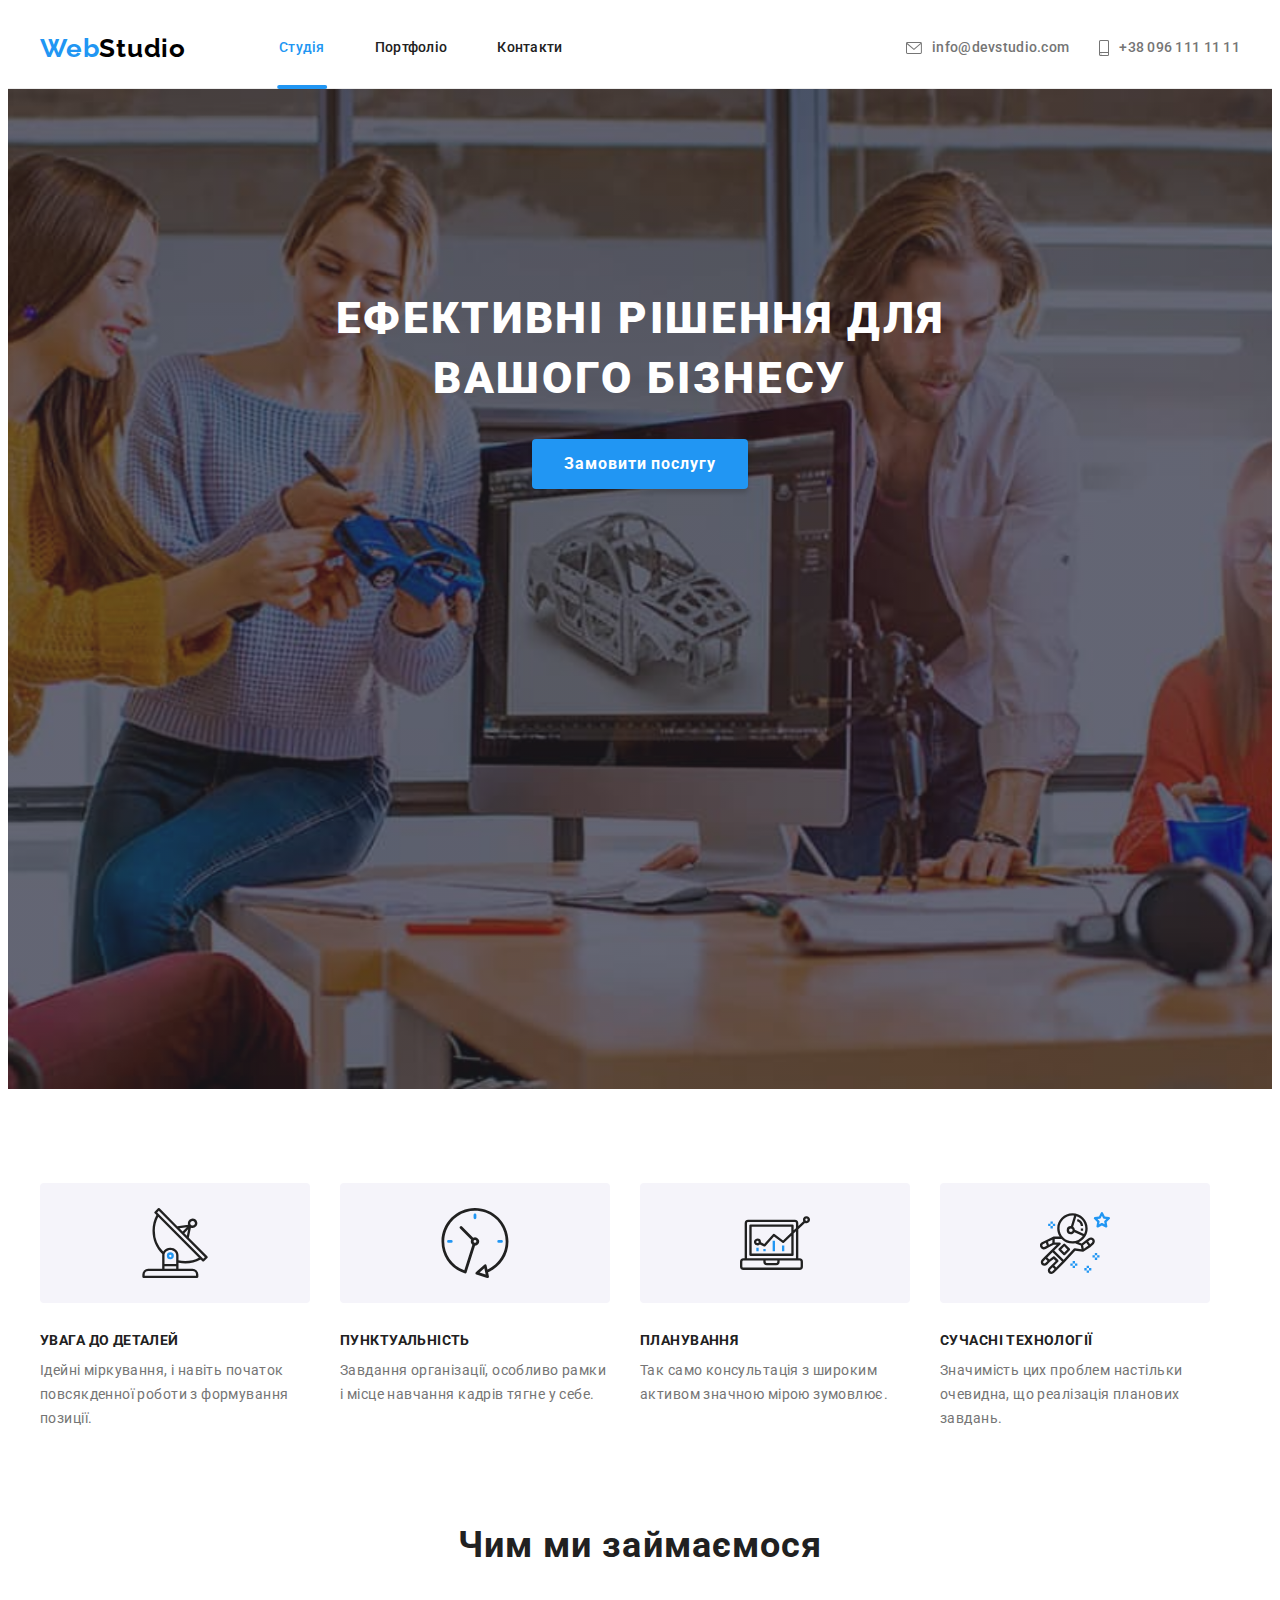
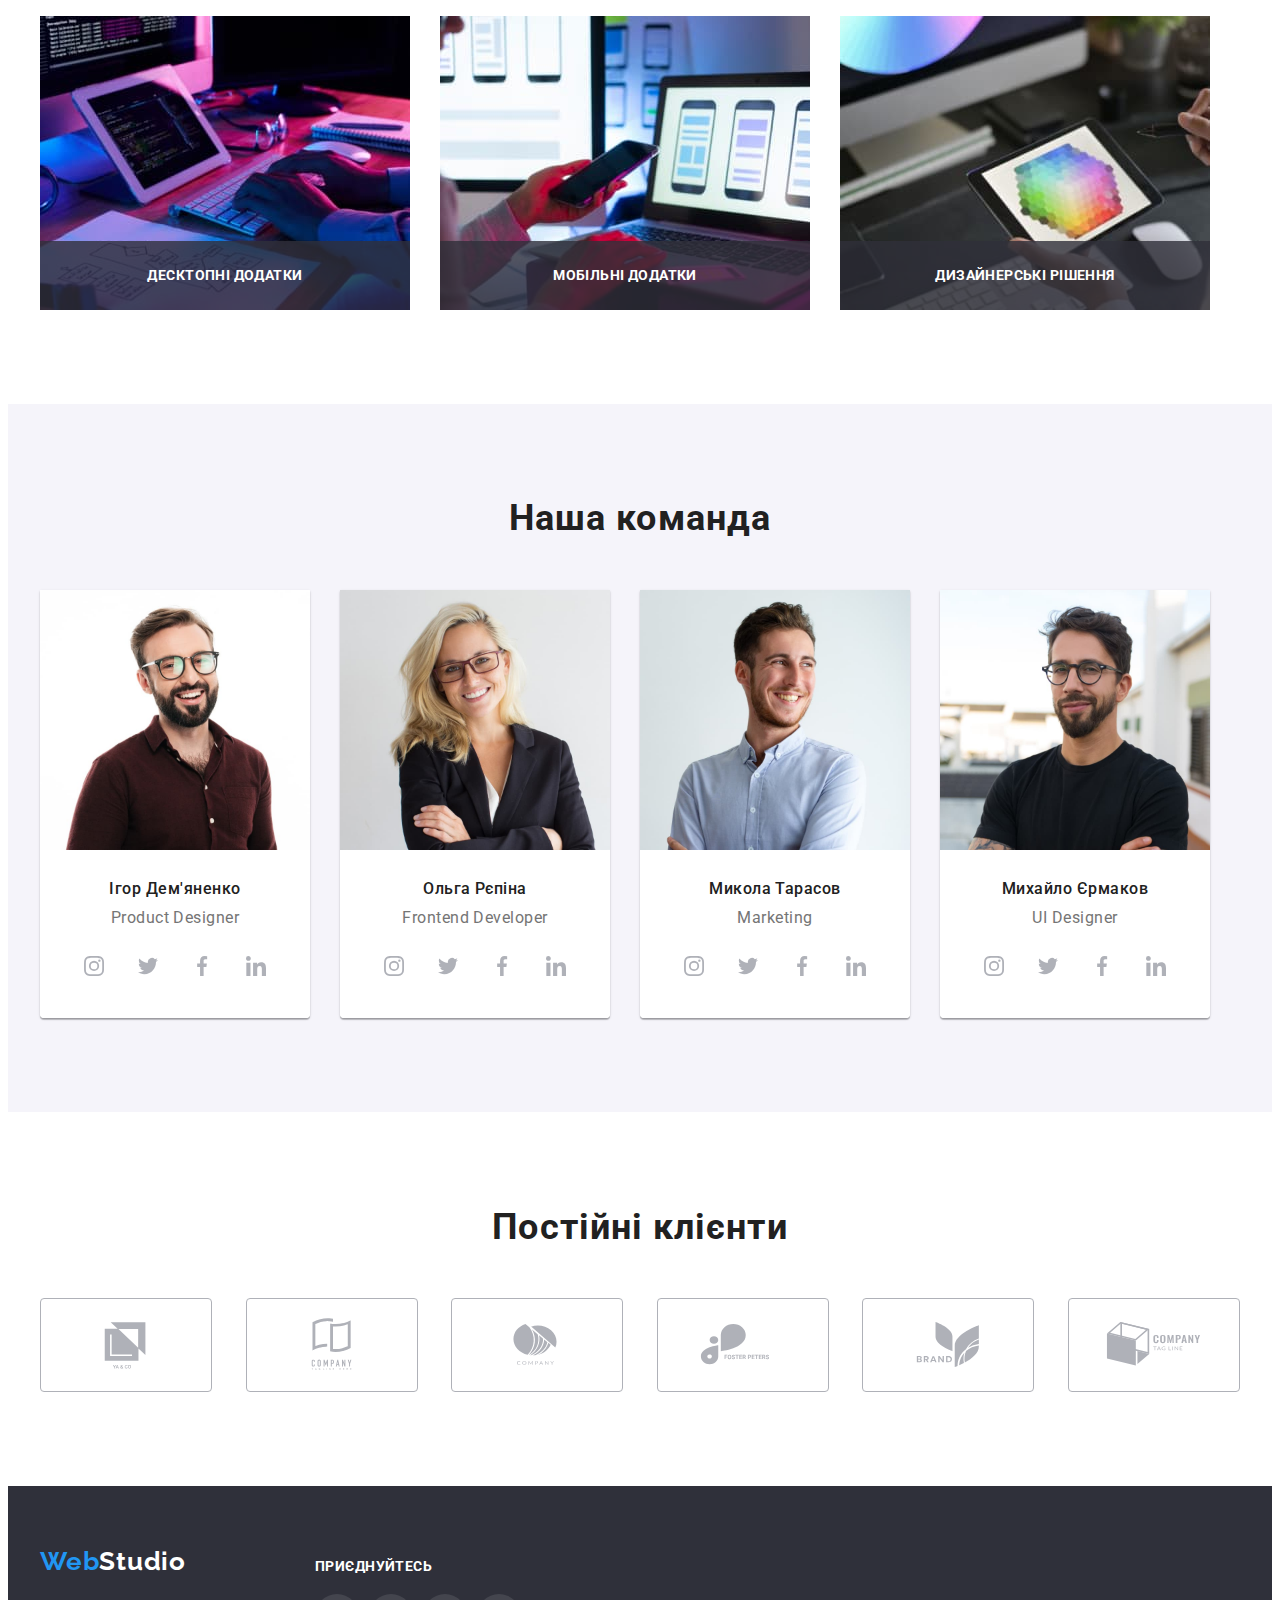
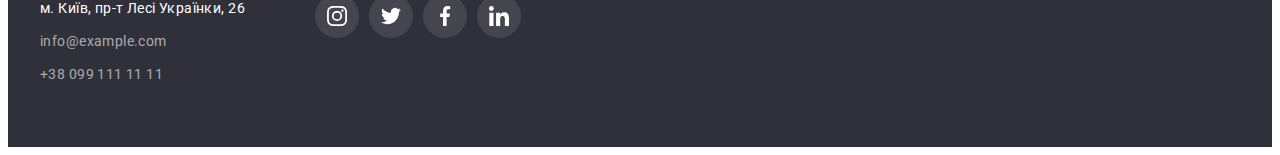
<file: index.html>
<!DOCTYPE html>
<html lang="uk">
  <head>
    <meta charset="UTF-8" />
    <meta http-equiv="X-UA-Compatible" content="IE=edge" />
    <meta name="viewport" content="width=device-width, initial-scale=1.0" />
    <title>Студія</title>
    <link rel="preconnect" href="https://fonts.googleapis.com" />
    <link rel="preconnect" href="https://fonts.gstatic.com" crossorigin />
    <link
      href="https://fonts.googleapis.com/css2?family=Raleway:wght@700&family=Roboto:wght@400;500;700;900&display=swap"
      rel="stylesheet"
    />
    <link
      rel="stylesheet"
      href="https://cdnjs.cloudflare.com/ajax/libs/modern-normalize/1.1.0/modern-normalize.min.css"
      integrity="sha512-wpPYUAdjBVSE4KJnH1VR1HeZfpl1ub8YT/NKx4PuQ5NmX2tKuGu6U/JRp5y+Y8XG2tV+wKQpNHVUX03MfMFn9Q=="
      crossorigin="anonymous"
      referrerpolicy="no-referrer"
    />
    <link href="https://unpkg.com/aos@2.3.1/dist/aos.css" rel="stylesheet" />
    <link
      rel="stylesheet"
      href="https://cdnjs.cloudflare.com/ajax/libs/animate.css/4.1.1/animate.min.css"
    />
    <link rel="stylesheet" href="./css/styles.css" />
  </head>
  <body>
    <!-- Можливо анімутати елемент за допомогою команди : animate__animated animate__bounce 
    якщо не знадобиться, требя буде видалити коментар-->
    <header class="header">
      <div class="container main-nav">
        <nav class="header-navigation">
          <a href="" class="header-logo link">
            <span class="logo-color-part link">Web</span>Studio
          </a>
          <ul class="header-list list">
            <li class="item">
              <a href="./index.html" class="header-link link current">Студія</a>
            </li>
            <li class="item">
              <a href="./potfolio.html" class="header-link link">Портфоліо</a>
            </li>
            <li class="item">
              <a href="" class="header-link link">Контакти</a>
            </li>
          </ul>
        </nav>
        <ul class="header-contact list">
          <li class="item">
            <a class="header-mail link" href="mailto:info@devstudio.com">
              <svg class="header-contact-icon" width="16" height="12">
                <use href="./images/icons.svg#icon-envelope"></use>
              </svg>
              info@devstudio.com
            </a>
          </li>
          <li class="item">
            <a class="header-tel link" href="tel:+380961111111">
              <svg class="header-contact-icon" width="10" height="16">
                <use href="./images/icons.svg#icon-smartphone"></use>
              </svg>
              +38 096 111 11 11
            </a>
          </li>
        </ul>
      </div>
    </header>
    <main>
      <section class="hero centered">
        <div class="container">
          <h1 class="hero-title">Ефективні рішення для вашого бізнесу</h1>
          <button type="button" class="hero-btn btn" data-modal-open>Замовити послугу</button>
        </div>
      </section>
      <section class="section about">
        <div class="container">
          <h2 hidden>Підхід до роботи</h2>
          <ul class="about-list list">
            <li class="about-item">
              <div class="about-item-thumb">
                <svg class="about-item-icon" width="70" height="70">
                  <use href="./images/icons.svg#icon-antenna"></use>
                </svg>
              </div>
              <h3 class="about-title">УВАГА ДО ДЕТАЛЕЙ</h3>
              <p class="about-after-title">
                Ідейні міркування, і навіть початок повсякденної роботи з формування позиції.
              </p>
            </li>
            <li class="about-item">
              <div class="about-item-thumb">
                <svg class="about-item-icon" width="70" height="70">
                  <use href="./images/icons.svg#icon-clock"></use>
                </svg>
              </div>
              <h3 class="about-title">ПУНКТУАЛЬНІСТЬ</h3>
              <p class="about-after-title">
                Завдання організації, особливо рамки і місце навчання кадрів тягне у себе.
              </p>
            </li>
            <li class="about-item">
              <div class="about-item-thumb">
                <svg class="about-item-icon" width="70" height="70">
                  <use href="./images/icons.svg#icon-diagram"></use>
                </svg>
              </div>
              <h3 class="about-title">ПЛАНУВАННЯ</h3>
              <p class="about-after-title">
                Так само консультація з широким активом значною мірою зумовлює.
              </p>
            </li>
            <li class="about-item">
              <div class="about-item-thumb">
                <svg class="about-item-icon" width="70" height="70">
                  <use href="./images/icons.svg#icon-astronaut"></use>
                </svg>
              </div>
              <h3 class="about-title">СУЧАСНІ ТЕХНОЛОГІЇ</h3>
              <p class="about-after-title">
                Значимість цих проблем настільки очевидна, що реалізація планових завдань.
              </p>
            </li>
          </ul>
        </div>
      </section>
      <section class="section work">
        <div class="container">
          <h2 class="work-title centered">Чим ми займаємося</h2>
          <ul class="work-list list">
            <li class="work-item">
              <img src="./images/comp1.jpg" alt="Зображення комьютера" width="370" height="294" />
              <p class="work-bottom-text">Десктопні додатки</p>
            </li>
            <li class="work-item">
              <img
                src="./images/comp2.jpg"
                alt="Зображення мобільного телефона"
                width="370"
                height="294"
              />
              <p class="work-bottom-text">Мобільні додатки</p>
            </li>
            <li class="work-item">
              <img src="./images/comp3.jpg" alt="Зображення планшета" width="370" height="294" />
              <p class="work-bottom-text">Дизайнерські рішення</p>
            </li>
          </ul>
        </div>
      </section>
      <section class="section team">
        <div class="container">
          <h2 class="team-title centered">Наша команда</h2>
          <ul class="team-list list">
            <li class="team-item">
              <img src="./images/person1.jpg" alt="Ігор Дем'яненко" width="270" height="260" />
              <div class="team-item-info">
                <h3 class="team-name">Ігор Дем'яненко</h3>
                <p class="team-proff">Product Designer</p>
                <ul class="social list">
                  <li class="social-item">
                    <a href="" class="social-link link">
                      <svg class="social-icon" width="20" height="20">
                        <use href="./images/icons.svg#icon-instagram"></use>
                      </svg>
                    </a>
                  </li>
                  <li class="social-item">
                    <a href="" class="social-link link">
                      <svg class="social-icon" width="20" height="20">
                        <use href="./images/icons.svg#icon-twitter"></use>
                      </svg>
                    </a>
                  </li>
                  <li class="social-item">
                    <a href="" class="social-link link">
                      <svg class="social-icon" width="20" height="20">
                        <use href="./images/icons.svg#icon-facebook"></use>
                      </svg>
                    </a>
                  </li>
                  <li class="social-item">
                    <a href="" class="social-link link">
                      <svg class="social-icon" width="20" height="20">
                        <use href="./images/icons.svg#icon-linkedin"></use>
                      </svg>
                    </a>
                  </li>
                </ul>
              </div>
            </li>
            <li class="team-item">
              <img src="./images/person2.jpg" alt="Ольга Рєпіна" width="270" height="260" />
              <div class="team-item-info">
                <h3 class="team-name">Ольга Рєпіна</h3>
                <p class="team-proff">Frontend Developer</p>
                <ul class="social list">
                  <li class="social-item">
                    <a href="" class="social-link link">
                      <svg class="social-icon" width="20" height="20">
                        <use href="./images/icons.svg#icon-instagram"></use>
                      </svg>
                    </a>
                  </li>
                  <li class="social-item">
                    <a href="" class="social-link link">
                      <svg class="social-icon" width="20" height="20">
                        <use href="./images/icons.svg#icon-twitter"></use>
                      </svg>
                    </a>
                  </li>
                  <li class="social-item">
                    <a href="" class="social-link link">
                      <svg class="social-icon" width="20" height="20">
                        <use href="./images/icons.svg#icon-facebook"></use>
                      </svg>
                    </a>
                  </li>
                  <li class="social-item">
                    <a href="" class="social-link link">
                      <svg class="social-icon" width="20" height="20">
                        <use href="./images/icons.svg#icon-linkedin"></use>
                      </svg>
                    </a>
                  </li>
                </ul>
              </div>
            </li>
            <li class="team-item">
              <img src="./images/person3.jpg" alt="Микола Тарасов" width="270" height="260" />
              <div class="team-item-info">
                <h3 class="team-name">Микола Тарасов</h3>
                <p class="team-proff">Marketing</p>
                <ul class="social list">
                  <li class="social-item">
                    <a href="" class="social-link link">
                      <svg class="social-icon" width="20" height="20">
                        <use href="./images/icons.svg#icon-instagram"></use>
                      </svg>
                    </a>
                  </li>
                  <li class="social-item">
                    <a href="" class="social-link link">
                      <svg class="social-icon" width="20" height="20">
                        <use href="./images/icons.svg#icon-twitter"></use>
                      </svg>
                    </a>
                  </li>
                  <li class="social-item">
                    <a href="" class="social-link link">
                      <svg class="social-icon" width="20" height="20">
                        <use href="./images/icons.svg#icon-facebook"></use>
                      </svg>
                    </a>
                  </li>
                  <li class="social-item">
                    <a href="" class="social-link link">
                      <svg class="social-icon" width="20" height="20">
                        <use href="./images/icons.svg#icon-linkedin"></use>
                      </svg>
                    </a>
                  </li>
                </ul>
              </div>
            </li>
            <li class="team-item">
              <img src="./images/person4.jpg" alt="Михайло Єрмаков" width="270" height="260" />
              <div class="team-item-info">
                <h3 class="team-name">Михайло Єрмаков</h3>
                <p class="team-proff">UI Designer</p>
                <ul class="social list">
                  <li class="social-item">
                    <a href="" class="social-link link">
                      <svg class="social-icon" width="20" height="20">
                        <use href="./images/icons.svg#icon-instagram"></use>
                      </svg>
                    </a>
                  </li>
                  <li class="social-item">
                    <a href="" class="social-link link">
                      <svg class="social-icon" width="20" height="20">
                        <use href="./images/icons.svg#icon-twitter"></use>
                      </svg>
                    </a>
                  </li>
                  <li class="social-item">
                    <a href="" class="social-link link">
                      <svg class="social-icon" width="20" height="20">
                        <use href="./images/icons.svg#icon-facebook"></use>
                      </svg>
                    </a>
                  </li>
                  <li class="social-item">
                    <a href="" class="social-link link">
                      <svg class="social-icon" width="20" height="20">
                        <use href="./images/icons.svg#icon-linkedin"></use>
                      </svg>
                    </a>
                  </li>
                </ul>
              </div>
            </li>
          </ul>
        </div>
      </section>
      <section class="section clients">
        <div class="container">
          <h2 class="clients-title">Постійні клієнти</h2>
          <ul class="clients-name list">
            <li class="clients-item">
              <a href="" class="clients-link">
                <svg class="clients-item-icon" width="106" height="60">
                  <use href="./images/icons.svg#icon-logo"></use>
                </svg>
              </a>
            </li>
            <li class="clients-item">
              <a href="" class="clients-link">
                <svg class="clients-item-icon" width="106" height="60">
                  <use href="./images/icons.svg#icon-logo-2"></use>
                </svg>
              </a>
            </li>
            <li class="clients-item">
              <a href="" class="clients-link">
                <svg class="clients-item-icon" width="106" height="60">
                  <use href="./images/icons.svg#icon-logo-3"></use>
                </svg>
              </a>
            </li>
            <li class="clients-item">
              <a href="" class="clients-link">
                <svg class="clients-item-icon" width="106" height="60">
                  <use href="./images/icons.svg#icon-logo-4"></use>
                </svg>
              </a>
            </li>
            <li class="clients-item">
              <a href="" class="clients-link">
                <svg class="clients-item-icon" width="106" height="60">
                  <use href="./images/icons.svg#icon-logo-5"></use>
                </svg>
              </a>
            </li>
            <li class="clients-item">
              <a href="" class="clients-link">
                <svg class="clients-item-icon" width="106" height="60">
                  <use href="./images/icons.svg#icon-logo-6"></use>
                </svg>
              </a>
            </li>
          </ul>
        </div>
      </section>
    </main>
    <footer class="footer">
      <div class="container">
        <div class="footer-contacts">
          <a href="" class="footer-logo link">
            <span class="footer-logo-color-part link">Web</span>Studio
          </a>
          <address class="footer-address">
            <a
              href="https://goo.gl/maps/JVJxd5rByDX9oCMV6"
              class="footer-link link"
              target="_blank"
              rel="noopener noreferrer nofollow"
            >
              м. Київ, пр-т Лесі Українки, 26
            </a>
            <ul class="footer-list list">
              <li class="footer-item">
                <a href="mailto:info@example.com" class="footer-tel link">info@example.com</a>
              </li>
              <li class="footer-item">
                <a href="tel:+380991111111" class="footer-mail link">+38 099 111 11 11</a>
              </li>
            </ul>
          </address>
        </div>
        <div class="footer-social">
          <h3 class="footer-social-title">приєднуйтесь</h3>
          <ul class="social list">
            <li class="social-item">
              <a href="" class="social-link link">
                <svg class="social-icon" width="20" height="20">
                  <use href="./images/icons.svg#icon-instagram"></use>
                </svg>
              </a>
            </li>
            <li class="social-item">
              <a href="" class="social-link link">
                <svg class="social-icon" width="20" height="20">
                  <use href="./images/icons.svg#icon-twitter"></use>
                </svg>
              </a>
            </li>
            <li class="social-item">
              <a href="" class="social-link link">
                <svg class="social-icon" width="20" height="20">
                  <use href="./images/icons.svg#icon-facebook"></use>
                </svg>
              </a>
            </li>
            <li class="social-item">
              <a href="" class="social-link link">
                <svg class="social-icon" width="20" height="20">
                  <use href="./images/icons.svg#icon-linkedin"></use>
                </svg>
              </a>
            </li>
          </ul>
        </div>
      </div>
    </footer>
    <div class="backdrop is-hidden" data-modal>
      <div class="modal">
        <button type="button" class="modal-btn-close" data-modal-close>
          <svg class="modal-btn-close-icon" width="18" height="18">
            <use href="./images/icons.svg#icon-cross"></use>
          </svg>
        </button>
      </div>
    </div>
    <script src="https://unpkg.com/aos@2.3.1/dist/aos.js"></script>
    <script>
      AOS.init();
    </script>
    <script src="./js/modal.js"></script>
  </body>
</html>
</file>
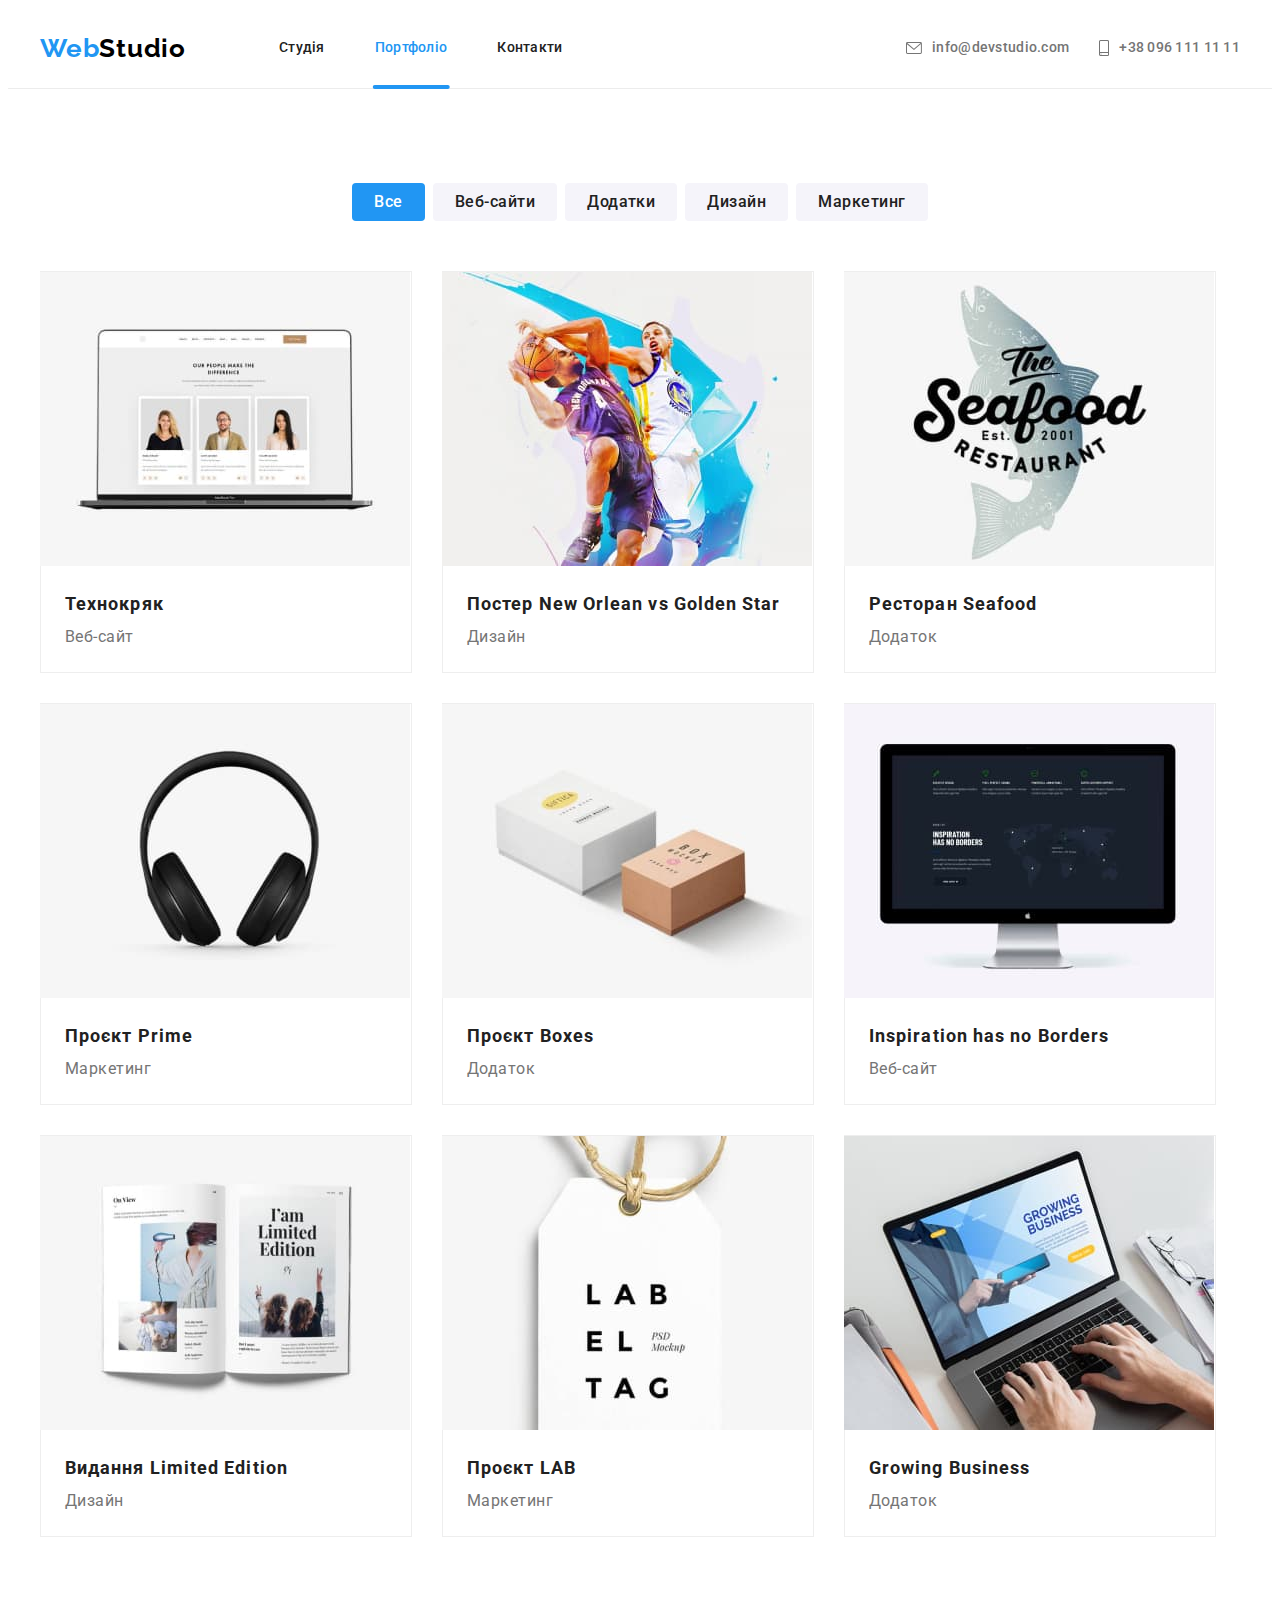
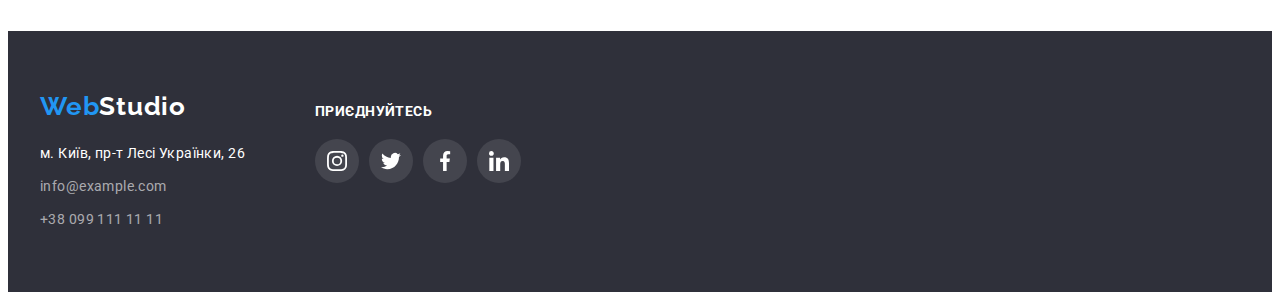
<file: potfolio.html>
<!DOCTYPE html>
<html lang="uk">
  <head>
    <meta charset="UTF-8" />
    <meta http-equiv="X-UA-Compatible" content="IE=edge" />
    <meta name="viewport" content="width=device-width, initial-scale=1.0" />
    <title>Портфоліо</title>
    <link rel="preconnect" href="https://fonts.googleapis.com" />
    <link rel="preconnect" href="https://fonts.gstatic.com" crossorigin />
    <link
      href="https://fonts.googleapis.com/css2?family=Raleway:wght@700&family=Roboto:wght@400;500;700;900&display=swap"
      rel="stylesheet"
    />
    <link
      rel="stylesheet"
      href="https://cdnjs.cloudflare.com/ajax/libs/modern-normalize/1.1.0/modern-normalize.min.css"
      integrity="sha512-wpPYUAdjBVSE4KJnH1VR1HeZfpl1ub8YT/NKx4PuQ5NmX2tKuGu6U/JRp5y+Y8XG2tV+wKQpNHVUX03MfMFn9Q=="
      crossorigin="anonymous"
      referrerpolicy="no-referrer"
    />
    <link href="https://unpkg.com/aos@2.3.1/dist/aos.css" rel="stylesheet" />
    <link
      rel="stylesheet"
      href="https://cdnjs.cloudflare.com/ajax/libs/animate.css/4.1.1/animate.min.css"
    />
    <link rel="stylesheet" href="./css/styles.css" />
  </head>
  <body>
    <header class="header">
      <div class="container main-nav">
        <nav class="header-navigation">
          <a href="" class="header-logo link">
            <span class="logo-color-part link">Web</span>Studio
          </a>
          <ul class="header-list list">
            <li class="item">
              <a href="./index.html" class="header-link link">Студія</a>
            </li>
            <li class="item">
              <a href="./potfolio.html" class="header-link link current">Портфоліо</a>
            </li>
            <li class="item">
              <a href="" class="header-link link">Контакти</a>
            </li>
          </ul>
        </nav>
        <ul class="header-contact list">
          <li class="item">
            <a class="header-mail link" href="mailto:info@devstudio.com">
              <svg class="header-contact-icon" width="16" height="12">
                <use href="./images/icons.svg#icon-envelope"></use>
              </svg>
              info@devstudio.com
            </a>
          </li>
          <li class="item">
            <a class="header-tel link" href="tel:+380961111111">
              <svg class="header-contact-icon" width="10" height="16">
                <use href="./images/icons.svg#icon-smartphone"></use>
              </svg>
              +38 096 111 11 11
            </a>
          </li>
        </ul>
      </div>
    </header>
    <main>
      <section class="section portfolio">
        <div class="container">
          <h1 hidden>Портфоліо наших робіт</h1>
          <ul class="portfolio-work list">
            <li><button type="button" class="portfolio-btn current">Все</button></li>
            <li><button type="button" class="portfolio-btn">Веб-сайти</button></li>
            <li><button type="button" class="portfolio-btn">Додатки</button></li>
            <li><button type="button" class="portfolio-btn">Дизайн</button></li>
            <li><button type="button" class="portfolio-btn">Маркетинг</button></li>
          </ul>
          <ul class="portfolio-list list">
            <li class="portfolio-item">
              <div class="portfolio-up-wrap">
                <img
                  src="./images/project1.jpg"
                  alt="Відкрита сторінка сайту на ноутбуці"
                  width="370"
                  height="294"
                />
                <p class="portfolio-up-text">
                  Ресурс пропонує комплексні пропозиції з різним рівнем функціоналу та сервісів. Все
                  це дозволить відвідувачу отримати вичерпні відомості про компанію чи приватну
                  особу
                </p>
              </div>
              <div class="portfolio-name">
                <h3 class="portfolio-title">Технокряк</h3>
                <p class="portfolio-after-title">Веб-сайт</p>
              </div>
            </li>
            <li class="portfolio-item">
              <div class="portfolio-up-wrap">
                <img
                  src="./images/project2.jpg"
                  alt="Постер с баскетболістами"
                  width="370"
                  height="294"
                />
                <p class="portfolio-up-text">
                  Ресурс пропонує комплексні пропозиції з різним рівнем функціоналу та сервісів. Все
                  це дозволить відвідувачу отримати вичерпні відомості про компанію чи приватну
                  особу
                </p>
              </div>

              <div class="portfolio-name">
                <h3 class="portfolio-title">Постер New Orlean vs Golden Star</h3>
                <p class="portfolio-after-title">Дизайн</p>
              </div>
            </li>
            <li class="portfolio-item">
              <div class="portfolio-up-wrap">
                <img src="./images/project3.jpg" alt="Логотип ресторану" width="370" height="294" />
                <p class="portfolio-up-text">
                  Ресурс пропонує комплексні пропозиції з різним рівнем функціоналу та сервісів. Все
                  це дозволить відвідувачу отримати вичерпні відомості про компанію чи приватну
                  особу
                </p>
              </div>
              <div class="portfolio-name">
                <h3 class="portfolio-title">Ресторан Seafood</h3>
                <p class="portfolio-after-title">Додаток</p>
              </div>
            </li>
            <li class="portfolio-item">
              <div class="portfolio-up-wrap">
                <img src="./images/project4.jpg" alt="Навушники" width="370" height="294" />
                <p class="portfolio-up-text">
                  Ресурс пропонує комплексні пропозиції з різним рівнем функціоналу та сервісів. Все
                  це дозволить відвідувачу отримати вичерпні відомості про компанію чи приватну
                  особу
                </p>
              </div>

              <div class="portfolio-name">
                <h3 class="portfolio-title">Проєкт Prime</h3>
                <p class="portfolio-after-title">Маркетинг</p>
              </div>
            </li>
            <li class="portfolio-item">
              <div class="portfolio-up-wrap">
                <img
                  src="./images/project5.jpg"
                  alt="Упаковачні коробки"
                  width="370"
                  height="294"
                />
                <p class="portfolio-up-text">
                  Ресурс пропонує комплексні пропозиції з різним рівнем функціоналу та сервісів. Все
                  це дозволить відвідувачу отримати вичерпні відомості про компанію чи приватну
                  особу
                </p>
              </div>

              <div class="portfolio-name">
                <h3 class="portfolio-title">Проєкт Boxes</h3>
                <p class="portfolio-after-title">Додаток</p>
              </div>
            </li>
            <li class="portfolio-item">
              <div class="portfolio-up-wrap">
                <img
                  src="./images/project6.jpg"
                  alt="Відкрита сторінка сайту на моніторе"
                  width="370"
                  height="294"
                />
                <p class="portfolio-up-text">
                  Ресурс пропонує комплексні пропозиції з різним рівнем функціоналу та сервісів. Все
                  це дозволить відвідувачу отримати вичерпні відомості про компанію чи приватну
                  особу
                </p>
              </div>

              <div class="portfolio-name">
                <h3 class="portfolio-title">Inspiration has no Borders</h3>
                <p class="portfolio-after-title">Веб-сайт</p>
              </div>
            </li>
            <li class="portfolio-item">
              <div class="portfolio-up-wrap">
                <img src="./images/project7.jpg" alt="Відкрита книга" width="370" height="294" />
                <p class="portfolio-up-text">
                  Ресурс пропонує комплексні пропозиції з різним рівнем функціоналу та сервісів. Все
                  це дозволить відвідувачу отримати вичерпні відомості про компанію чи приватну
                  особу
                </p>
              </div>

              <div class="portfolio-name">
                <h3 class="portfolio-title">Видання Limited Edition</h3>
                <p class="portfolio-after-title">Дизайн</p>
              </div>
            </li>
            <li class="portfolio-item">
              <div class="portfolio-up-wrap">
                <img src="./images/project8.jpg" alt="Бірка від речей" width="370" height="294" />
                <p class="portfolio-up-text">
                  Ресурс пропонує комплексні пропозиції з різним рівнем функціоналу та сервісів. Все
                  це дозволить відвідувачу отримати вичерпні відомості про компанію чи приватну
                  особу
                </p>
              </div>

              <div class="portfolio-name">
                <h3 class="portfolio-title">Проєкт LAB</h3>
                <p class="portfolio-after-title">Маркетинг</p>
              </div>
            </li>
            <li class="portfolio-item">
              <div class="portfolio-up-wrap">
                <img
                  src="./images/project9.jpg"
                  alt="Відкрита сторінка сайту на ноутбуці"
                  width="370"
                  height="294"
                />
                <p class="portfolio-up-text">
                  Ресурс пропонує комплексні пропозиції з різним рівнем функціоналу та сервісів. Все
                  це дозволить відвідувачу отримати вичерпні відомості про компанію чи приватну
                  особу
                </p>
              </div>

              <div class="portfolio-name">
                <h3 class="portfolio-title">Growing Business</h3>
                <p class="portfolio-after-title">Додаток</p>
              </div>
            </li>
          </ul>
        </div>
      </section>
    </main>
    <footer class="footer">
      <div class="container">
        <div class="footer-contacts">
          <a href="" class="footer-logo link">
            <span class="footer-logo-color-part link">Web</span>Studio
          </a>
          <address class="footer-address">
            <a
              href="https://goo.gl/maps/JVJxd5rByDX9oCMV6"
              class="footer-link link"
              target="_blank"
              rel="noopener noreferrer nofollow"
            >
              м. Київ, пр-т Лесі Українки, 26
            </a>
            <ul class="footer-list list">
              <li class="footer-item">
                <a href="mailto:info@example.com" class="footer-tel link">info@example.com</a>
              </li>
              <li class="footer-item">
                <a href="tel:+380991111111" class="footer-mail link">+38 099 111 11 11</a>
              </li>
            </ul>
          </address>
        </div>
        <div class="footer-social">
          <h3 class="footer-social-title">приєднуйтесь</h3>
          <ul class="social list">
            <li class="social-item">
              <a href="" class="social-link link">
                <svg class="social-icon" width="20" height="20">
                  <use href="./images/icons.svg#icon-instagram"></use>
                </svg>
              </a>
            </li>
            <li class="social-item">
              <a href="" class="social-link link">
                <svg class="social-icon" width="20" height="20">
                  <use href="./images/icons.svg#icon-twitter"></use>
                </svg>
              </a>
            </li>
            <li class="social-item">
              <a href="" class="social-link link">
                <svg class="social-icon" width="20" height="20">
                  <use href="./images/icons.svg#icon-facebook"></use>
                </svg>
              </a>
            </li>
            <li class="social-item">
              <a href="" class="social-link link">
                <svg class="social-icon" width="20" height="20">
                  <use href="./images/icons.svg#icon-linkedin"></use>
                </svg>
              </a>
            </li>
          </ul>
        </div>
      </div>
    </footer>
    <script src="https://unpkg.com/aos@2.3.1/dist/aos.js"></script>
    <script>
      AOS.init();
    </script>
  </body>
</html>
</file>
<file: css/styles.css>
:root {
  --header-backgroud: #ffffff;
  --hero-background: #c4c4c4;
  --about-backgroud: #f5f5f5;
  --team-background-color: #f5f4fa;
  --footer-background: #2f303a;
  --portfolio-backgroud: #ffffff;
  --title: #212121;
  --after-title: #757575;
  --header-link-hover: #2196f3;
  --footer-link-hover: #2196f3;
}
p,
h1,
h2,
h3,
h4,
h5,
h6 {
  margin: 0;
}
ul {
  margin: 0;
  padding-left: 0;
}
button {
  cursor: pointer;
  border: none;
}
address {
  font-style: normal;
}
body {
  font-family: 'Roboto', sans-serif;
  color: #212121;
}
img {
  display: block;
  max-width: 100%;
  height: auto;
}
.section {
  padding: 94px 0;
}

.list {
  list-style: none;
}
.link {
  text-decoration: none;
}
.button {
  border-width: none;
  border-style: none;
}

.container {
  width: 1200px;
  /*--padding:15px--*/
  padding-left: 15px;
  padding-right: 15px;
  /*---margin:0 auto;--*/
  margin-left: auto;
  margin-right: auto;
}
.centered {
  text-align: center;
}
/*-------------HEADER-----------------*/
.header {
  background-color: var(--header-backgroud);
  border-bottom: 1px solid #ececec;
}
.main-nav {
  display: flex;
  align-items: center;
}
.header-navigation {
  display: flex;
  align-items: center;
}
.header-list {
  display: flex;
  margin-left: 93px;
}
.item {
  position: relative;
}
.header-link.current::after {
  content: '';
  display: block;
  position: absolute;
  bottom: -1px;
  transform: translateX(-50%);
  left: 50%;
  width: calc(100% + 4px);
  height: 4px;
  background: #2196f3;
  border-radius: 2px;
}
.header-list .item:not(:last-child) {
  margin-right: 50px;
}
.header-logo {
  font-family: 'Raleway', sans-serif;
  font-style: normal;
  font-weight: 700;
  font-size: 26px;
  line-height: 1.19;
  letter-spacing: 0.03em;
  color: #000000;
}
.logo-color-part {
  font-family: 'Raleway', sans-serif;
  font-style: normal;
  font-weight: 700;
  font-size: 26px;
  line-height: 1.19;
  letter-spacing: 0.03em;
  color: #2196f3;
}

.header-link {
  display: block;
  padding-top: 32px;
  padding-bottom: 32px;

  font-weight: 500;
  font-size: 14px;
  line-height: 1.14;
  letter-spacing: 0.02em;
  color: #212121;
  transition: color 250ms cubic-bezier(0.4, 0, 0.2, 1);
}
.header-contact {
  display: flex;
  margin-left: auto;
}
.header-contact .item + .item {
  margin-left: 30px;
}
.header-contact-icon {
  /* margin-right: 10px; */
  fill: #757575;
  transition: fill 250ms cubic-bezier(0.4, 0, 0.2, 1);
}
.header-tel,
.header-mail {
  display: flex;
  font-weight: 500;
  font-size: 14px;
  line-height: 1.14;
  letter-spacing: 0.02em;
  column-gap: 10px;
  align-items: center;
  color: #757575;
  transition: color 250ms cubic-bezier(0.4, 0, 0.2, 1);
}
.header-link.current,
.main-nav .link:hover,
.main-nav .link:focus {
  color: var(--header-link-hover);
}
.main-nav .link:hover .header-contact-icon,
.main-nav .link:focus .header-contact-icon {
  fill: currentColor;
}
/*-------------HERO-----------------*/

.hero {
  max-width: 1600px;
  height: 600px;
  margin-left: auto;
  margin-right: auto;

  background-image: linear-gradient(to right, rgba(47, 48, 58, 0.4), rgba(47, 48, 58, 0.4)),
    url(../images/Background-hero.jpg);
  background-color: var(--hero-background);
  background-repeat: no-repeat;
  background-position: center;
  background-size: cover;
  padding-bottom: 200px;
  padding-top: 200px;
}
.hero-title {
  padding-left: 252px;
  padding-right: 252px;
  font-weight: 900;
  font-size: 44px;
  line-height: 1.36;
  letter-spacing: 0.06em;
  text-transform: uppercase;
  color: #ffffff;
  min-width: 696px;

  margin-bottom: 30px;
}
.hero-btn {
  font-family: 'Roboto';
  font-style: normal;
  font-weight: 700;
  font-size: 16px;
  line-height: 1.88;
  letter-spacing: 0.06em;
  color: #ffffff;
  background: #2196f3;
  box-shadow: 0px 4px 4px rgba(0, 0, 0, 0.15);
  border-radius: 4px;
  padding: 10px 32px;
}
.hero-btn:hover,
.hero-btn:focus {
  background: #188ce8;
  box-shadow: 0px 4px 4px rgba(0, 0, 0, 0.15);
  border-radius: 4px;
}
/*-------------ABOUT-----------------*/
.about {
  padding-bottom: 0;
}
.about-list {
  display: flex;
}
.about-item:not(:last-child) {
  margin-right: 30px;
}
.about-item {
  width: 270px;
}
.about-item-thumb {
  display: flex;
  justify-content: center;
  align-items: center;
  width: 270px;
  height: 120px;
  margin-bottom: 30px;
  background: #f5f4fa;
  border-radius: 4px;
}
.about-title {
  margin-bottom: 10px;

  font-weight: 700;
  font-size: 14px;
  line-height: 1.14;
  letter-spacing: 0.03em;
  text-transform: uppercase;
  color: var(--title);
}
.about-after-title {
  font-size: 14px;
  line-height: 1.71;
  letter-spacing: 0.03em;
  color: var(--after-title);
}
/*-------------WORK-----------------*/
.work-list {
  display: flex;
}
.work-item {
  position: relative;
}
.work-bottom-text {
  position: absolute;
  bottom: 0;
  left: 0;
  font-weight: 700;
  font-size: 14px;
  line-height: 1.14;
  text-align: center;
  letter-spacing: 0.03em;
  text-transform: uppercase;
  padding-top: 27px;
  padding-bottom: 27px;
  width: 100%;

  color: #ffffff;
  background: rgba(47, 48, 58, 0.8);
}
.work-item:not(:last-child) {
  margin-right: 30px;
}
.work-title {
  font-weight: 700;
  font-size: 36px;
  line-height: 1.16;
  letter-spacing: 0.03em;
  color: var(--title);
  margin-bottom: 50px;
}
/*-------------TEAM-----------------*/
.team {
  background-color: var(--team-background-color);
}
.team-list {
  display: flex;
}
.team-item {
  background: #ffffff;
  box-shadow: 0 1px 3px rgba(0, 0, 0, 0.12), 0 1px 1px rgba(0, 0, 0, 0.14),
    0 2px 1px rgba(0, 0, 0, 0.2);
  border-radius: 0 0 4px 4px;
}
.team-item:not(:last-child) {
  margin-right: 30px;
}
.team-item-info {
  background-color: #ffffff;
  padding-top: 30px;
  padding-bottom: 30px;
  border-radius: 0 0 4px 4px;
}
.team-title {
  font-weight: 700;
  font-size: 36px;
  line-height: 1.16;
  letter-spacing: 0.03em;
  color: var(--title);
  margin-bottom: 50px;
}
.team-name {
  font-weight: 500;
  font-size: 16px;
  line-height: 1.18;
  letter-spacing: 0.03em;
  color: #212121;
  margin-bottom: 10px;
  text-align: center;
}
.team-proff {
  font-size: 16px;
  line-height: 1.18;
  letter-spacing: 0.03em;
  color: #757575;
  text-align: center;
  margin-bottom: 16px;
}
.social-link {
  width: 44px;
  height: 44px;
  border-radius: 50%;
  display: flex;
  align-items: center;
  justify-content: center;
  transition: background-color 250ms cubic-bezier(0.4, 0, 0.2, 1);
}
.social {
  display: flex;
  justify-content: center;
  gap: 10px;
}
.social-icon {
  display: block;
  fill: #afb1b8;
  transition: fill 250ms cubic-bezier(0.4, 0, 0.2, 1);
}
.social-link:hover,
.social-link:focus {
  background-color: #188ce8;
}
.social-link:hover .social-icon,
.social-link:focus .social-icon {
  fill: #ffffff;
}
/* ------------CLIENT-------------- */
.clients-title {
  font-size: 36px;
  line-height: 42px;
  text-align: center;
  letter-spacing: 0.03em;

  color: #212121;
  margin-bottom: 50px;
}
.clients-name {
  display: flex;
  justify-content: space-between;
}
.clients-link {
  display: flex;
  justify-content: center;
  align-items: center;

  width: 170px;
  height: 92px;
  border: 1px solid #afb1b8;
  border-radius: 4px;
  transition: border-color 250ms cubic-bezier(0.4, 0, 0.2, 1);
}
.clients-link:hover {
  border-color: #2196f3;
}
.clients-item-icon {
  fill: #afb1b8;
  transition: fill 250ms cubic-bezier(0.4, 0, 0.2, 1);
}
.clients-link:hover .clients-item-icon,
.clients-link:focus .clients-item-icon {
  fill: #2196f3;
}
/*-------------FOOTER-----------------*/
.footer {
  background-color: var(--footer-background);
  padding-top: 60px;
  padding-bottom: 60px;
}
.footer .container {
  display: flex;
}
.footer-logo {
  font-family: 'Raleway', sans-serif;
  font-style: normal;
  font-weight: 700;
  font-size: 26px;
  line-height: 1.19;
  letter-spacing: 0.03em;
  color: #ffffff;
}
.footer-logo-color-part {
  font-family: 'Raleway', sans-serif;
  font-style: normal;
  font-weight: 700;
  font-size: 26px;
  line-height: 1.19;
  letter-spacing: 0.03em;
  color: #2196f3;
}
.footer-link {
  font-size: 14px;
  line-height: 1.71;
  letter-spacing: 0.03em;
  color: #ffffff;
  transition: color 250ms cubic-bezier(0.4, 0, 0.2, 1);
}
.footer-address {
  font-family: 'Roboto';
  margin-top: 20px;
}
.footer-tel,
.footer-mail {
  font-size: 14px;
  line-height: 1.71;
  letter-spacing: 0.03em;
  color: rgba(255, 255, 255, 0.6);
  transition: color 250ms cubic-bezier(0.4, 0, 0.2, 1);
}
.footer-link:hover,
.footer-link:focus {
  color: var(--footer-link-hover);
}
.footer-mail:hover,
.footer-mail:focus {
  color: var(--footer-link-hover);
}
.footer-tel:hover,
.footer-tel:focus {
  color: var(--footer-link-hover);
}
.footer-item {
  margin-top: 9px;
}
.footer-social {
  margin-left: 70px;
}
.footer-social .social-icon {
  fill: #ffffff;
}

.footer-social .social-link {
  background-color: rgba(255, 255, 255, 0.1);
}
.footer-social .social-link:hover,
.footer-social .social-link:focus {
  background-color: #188ce8;
}
.footer-social-title {
  font-size: 14px;
  line-height: 16px;
  letter-spacing: 0.03em;
  text-transform: uppercase;
  color: #ffffff;
  margin-bottom: 20px;
  padding-top: 12px;
}
/* -----------MODAL WINDOW------ */
.backdrop {
  position: fixed;
  top: 0;
  width: 100%;
  height: 100%;
  background-color: rgba(0, 0, 0, 0.2);
  transition: opacity 250ms cubic-bezier(0.4, 0, 0.2, 1), visibility 250ms;
}
.backdrop.is-hidden {
  visibility: hidden;
  opacity: 0;
  pointer-events: none;
}
.modal {
  position: absolute;
  width: 528px;
  min-height: 581px;
  background: #ffffff;
  box-shadow: 0px 1px 3px rgba(0, 0, 0, 0.12), 0px 1px 1px rgba(0, 0, 0, 0.14),
    0px 2px 1px rgba(0, 0, 0, 0.2);
  border-radius: 4px;
  top: 50%;
  left: 50%;
  transform: translate(-50%, -50%) scale(1);
  transition: transform 250ms cubic-bezier(0.4, 0, 0.2, 1);
}
.backdrop.is-hidden .modal {
  transform: translate(-50%, -50%) scale(0);
}
.modal-btn-close {
  position: absolute;
  display: flex;
  justify-content: center;
  align-items: center;
  padding: 0;
  top: 8px;
  right: 8px;
  width: 30px;
  height: 30px;
  background-color: #ffffff;
  border: 1px solid rgba(0, 0, 0, 0.1);
  border-radius: 50%;
}
.modal-btn-close-icon {
  fill: #000000;
}

/*-------------PORTFOLIO-----------------*/
.portfolio {
  background-color: var(--portfolio-backgroud);
}
.portfolio-list {
  display: flex;
  flex-wrap: wrap;
}
.portfolio-item {
  width: 370px;
  margin-right: 30px;
  margin-bottom: 30px;
  border: solid 1px #eeeeee;
}
.portfolio-item:hover .portfolio-up-text {
  transform: translateY(0);
}

.portfolio-up-wrap {
  position: relative;
  overflow: hidden;
  left: -1px;
  width: calc(100% + 2px);
}
.portfolio-up-text {
  font-size: 18px;
  line-height: 1.56;
  letter-spacing: 0.03em;
  padding: 63px 24px;
  position: absolute;
  top: 0;
  left: 0;
  height: 100%;
  color: #ffffff;
  background: rgba(33, 150, 243, 0.9);
  transform: translateY(101%);
  transition: transform 250ms cubic-bezier(0.4, 0, 0.2, 1);
}
.portfolio-item:hover {
  background: #ffffff;
  box-shadow: 0px 1px 1px rgba(0, 0, 0, 0.12), 0px 4px 4px rgba(0, 0, 0, 0.06),
    1px 4px 6px rgba(0, 0, 0, 0.16);
}
.portfolio-name {
  padding: 20px 24px;
}
.portfolio-item:nth-child(3n) {
  margin-right: 0;
}
.portfolio-item:nth-last-child(-n + 3) {
  margin-bottom: 0;
}
.portfolio-work {
  display: flex;
  margin-bottom: 50px;
  justify-content: center;
}
.portfolio-work li:not(:last-child) {
  margin-right: 8px;
  align-items: center;
}

.portfolio-btn {
  font-family: 'Roboto';
  font-style: normal;
  font-weight: 500;
  font-size: 16px;
  line-height: 1.62;
  letter-spacing: 0.03em;
  color: #212121;
  padding: 6px 22px;

  background-color: #f5f4fa;
  border-radius: 4px;
  transition: background-color 250ms cubic-bezier(0.4, 0, 0.2, 1),
    color 250ms cubic-bezier(0.4, 0, 0.2, 1);
}
.portfolio-btn:hover,
.portfolio-btn:focus {
  background-color: #2196f3;
  color: #ffffff;
  box-shadow: 0px 3px 1px rgba(0, 0, 0, 0.1), 0px 1px 2px rgba(0, 0, 0, 0.08),
    0px 2px 2px rgba(0, 0, 0, 0.12);
}
.portfolio-btn.current {
  background-color: #2196f3;
  color: #ffffff;
}
.portfolio-title {
  font-weight: 700;
  font-size: 18px;
  line-height: 2;
  letter-spacing: 0.06em;
  color: var(--title);
}
.portfolio-after-title {
  font-size: 16px;
  line-height: 1.88;
  letter-spacing: 0.03em;
  color: var(--after-title);
}
</file>
